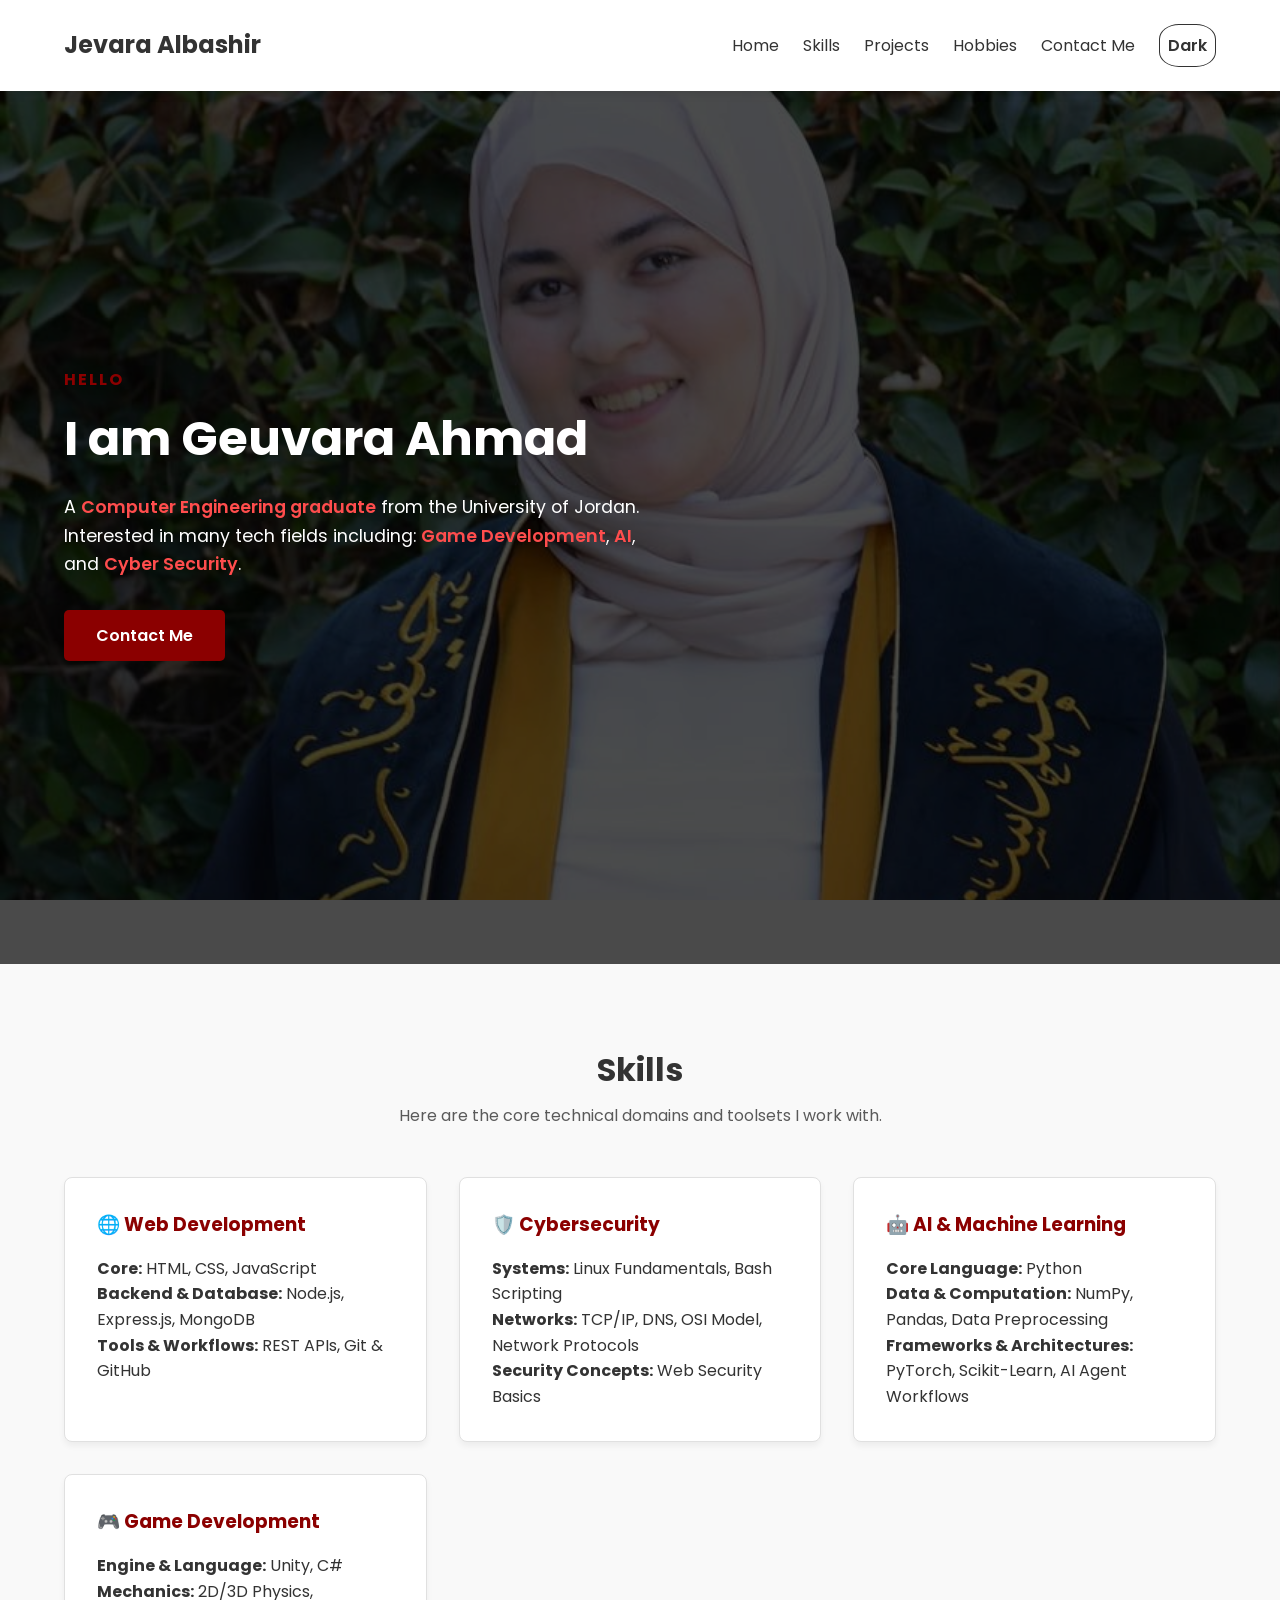
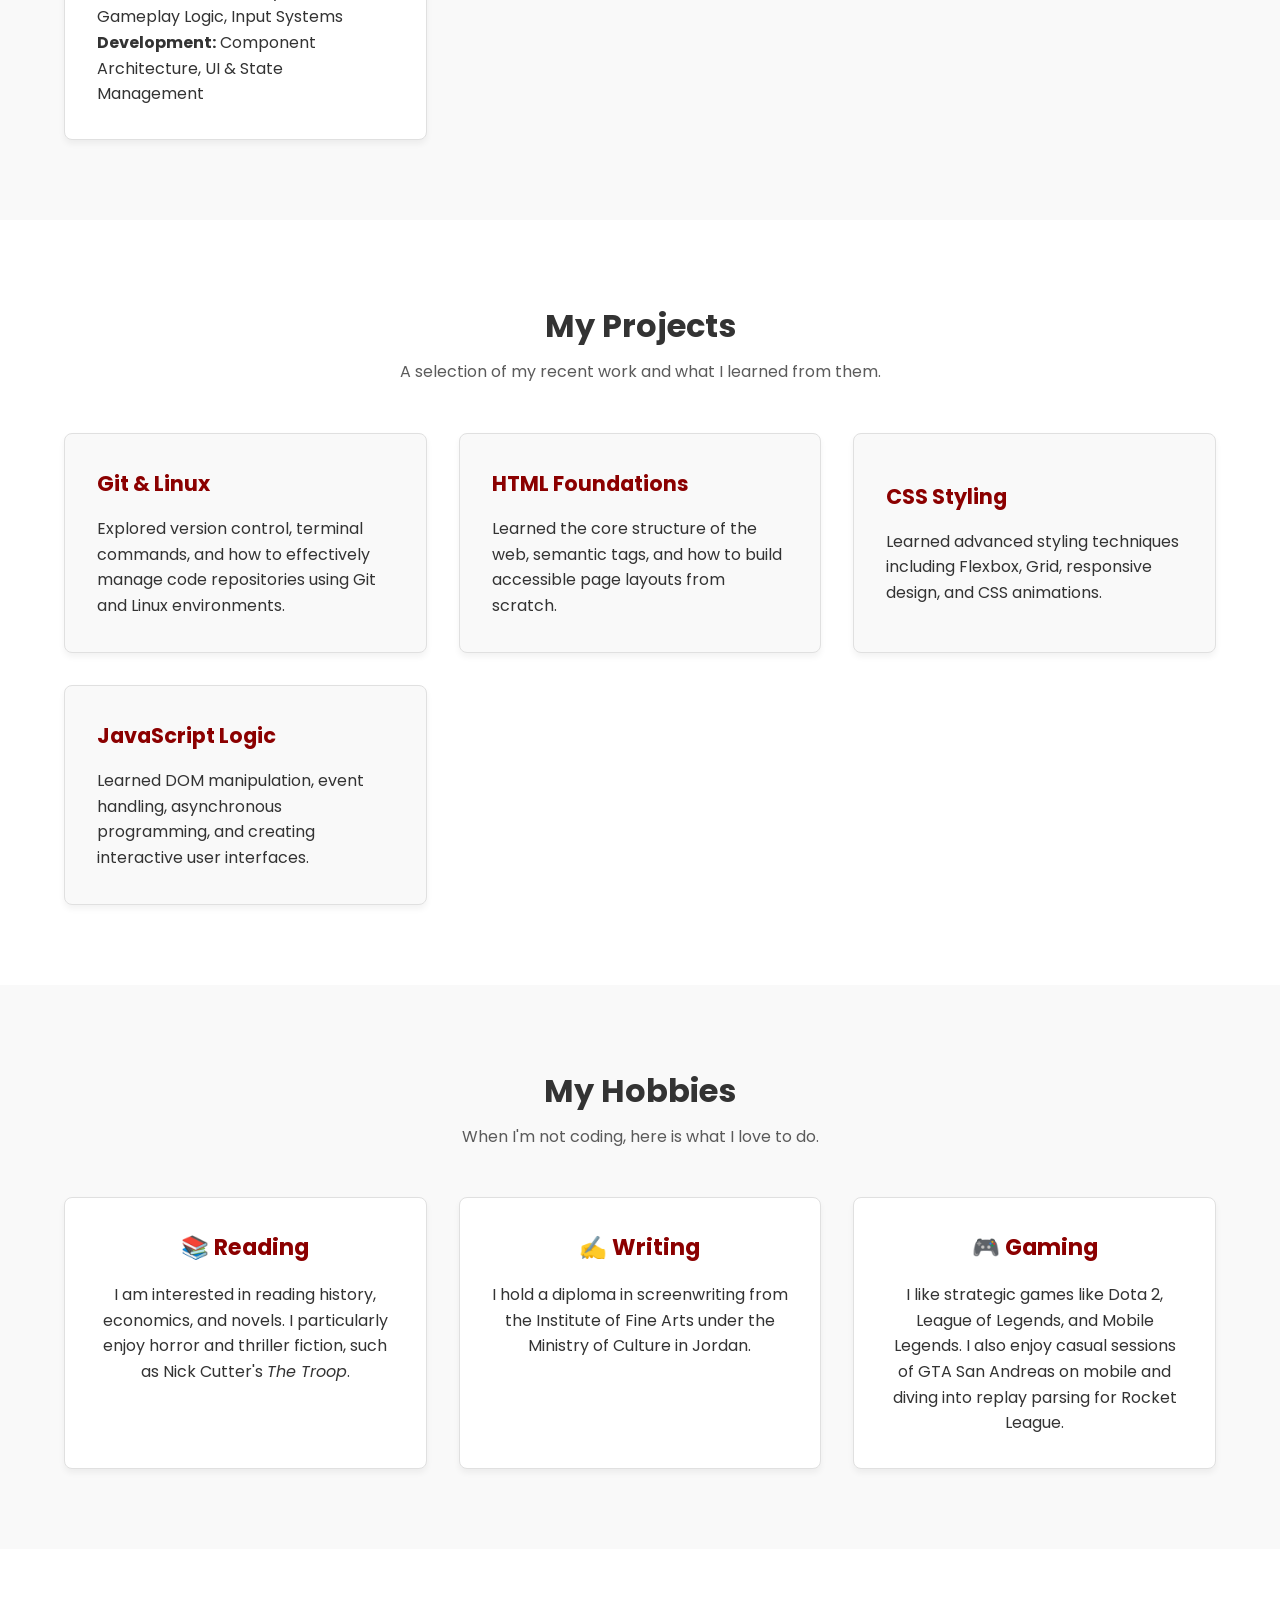
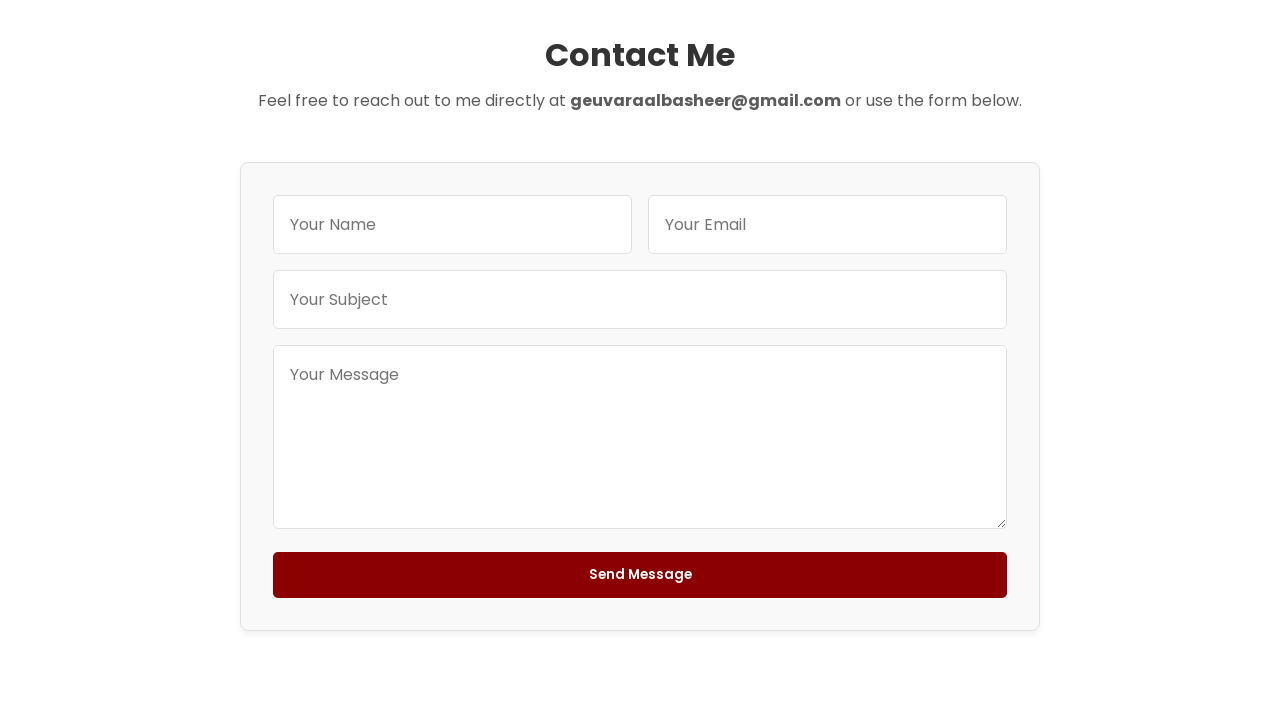
<file: index.html>
<!DOCTYPE html>
<html lang="en">
<head>
    <meta charset="UTF-8">
    <meta name="viewport" content="width=device-width, initial-scale=1.0">
    <link rel="stylesheet" href="style.css">
    <script src="script.js" defer></script>
    <link href="https://fonts.googleapis.com/css2?family=Poppins:wght@300;400;600;700&display=swap" rel="stylesheet">
    <title>G.B</title>
</head>
<body>
    
    <header class="header">
        <a href="#home" id="myname">Jevara Albashir</a>
        <nav class="navbar">
            <a href="#home">Home</a>
            <a href="#about">Skills</a>
            <a href="#projects">Projects</a>
            <a href="#hobbies">Hobbies</a>
            <a href="#contact">Contact Me</a>
            <button id="theme-toggle" class="theme-btn" aria-label="Toggle Dark Mode">🌙</button>
        </nav>
    </header>

   
    <section id="home" class="home">
        <div class="overlay"></div>
        <div class="homeContent">
            <h4>HELLO</h4>
            <h1>I am Geuvara Ahmad</h1>
            <p>A <span class="coloredtext">Computer Engineering graduate</span> from the University of Jordan.<br>Interested in many tech fields including: <span class="coloredtext">Game Development</span>, <span class="coloredtext">AI</span>, and <span class="coloredtext">Cyber Security</span>.</p>
            <div class="action-btns">
                <a href="#contact" class="btn primary">Contact Me</a>
               
            </div>
        </div>
    </section>

    
    <section id="about" class="skills">
        <h2>Skills</h2>
        <p class="section-desc">Here are the core technical domains and toolsets I work with.</p>
        <div class="skills-grid">
            
           
            <div class="skill-card">
                <h3>🌐 Web Development</h3>
                <p><strong>Core:</strong> HTML, CSS, JavaScript </p>
                <p><strong>Backend & Database:</strong> Node.js, Express.js, MongoDB</p>
                <p><strong>Tools & Workflows:</strong> REST APIs, Git & GitHub</p>
            </div>

          
            <div class="skill-card">
                <h3>🛡️ Cybersecurity</h3>
                <p><strong>Systems:</strong> Linux Fundamentals, Bash Scripting</p>
                <p><strong>Networks:</strong> TCP/IP, DNS, OSI Model, Network Protocols</p>
                <p><strong>Security Concepts:</strong> Web Security Basics </p>
            </div>

        
            <div class="skill-card">
                <h3>🤖 AI & Machine Learning</h3>
                <p><strong>Core Language:</strong> Python</p>
                <p><strong>Data & Computation:</strong> NumPy, Pandas, Data Preprocessing</p>
                <p><strong>Frameworks & Architectures:</strong> PyTorch, Scikit-Learn, AI Agent Workflows</p>
            </div>

          
            <div class="skill-card">
                <h3>🎮 Game Development</h3>
                <p><strong>Engine & Language:</strong> Unity, C#</p>
                <p><strong>Mechanics:</strong> 2D/3D Physics, Gameplay Logic, Input Systems</p>
                <p><strong>Development:</strong> Component Architecture, UI & State Management</p>
            </div>

        </div>
    </section>

    <section id="projects" class="projects">
        <h2>My Projects</h2>
        <p class="section-desc">A selection of my recent work and what I learned from them.</p>
        <div class="projects-grid">
            
           
            <div class="project-card">
                <div class="project-info">
                    <h4>Git & Linux</h4>
                    <p>Explored version control, terminal commands, and how to effectively manage code repositories using Git and Linux environments.</p>
                </div>
                <div class="card-hover-overlay">
                    <a href="https://github.com/geuvaraHub/discovery-web-piscine.git" target="_blank" class="project-link">🔗 View Project</a>
                </div>
            </div>

       
            <div class="project-card">
                <div class="project-info">
                    <h4>HTML Foundations</h4>
                    <p>Learned the core structure of the web, semantic tags, and how to build accessible page layouts from scratch.</p>
                </div>
                <div class="card-hover-overlay">
                    <a href="https://github.com/geuvaraHub/HTML.git" target="_blank" class="project-link">🔗 View Project</a>
                </div>
            </div>
          
       
            <div class="project-card">
                <div class="project-info">
                    <h4>CSS Styling</h4>
                    <p>Learned advanced styling techniques including Flexbox, Grid, responsive design, and CSS animations.</p>
                </div>
                <div class="card-hover-overlay">
                    <a href="https://github.com/geuvaraHub/CSS.git" target="_blank" class="project-link">🔗 View Project</a>
                </div>
            </div>
            
            <div class="project-card">
                <div class="project-info">
                    <h4>JavaScript Logic</h4>
                    <p>Learned DOM manipulation, event handling, asynchronous programming, and creating interactive user interfaces.</p>
                </div>
                <div class="card-hover-overlay">
                    <a href="https://github.com/geuvaraHub/JavaScript.git" target="_blank" class="project-link">🔗 View Project</a>
                </div>
            </div>

        </div>
    </section>

    
    <section id="hobbies" class="hobbies">
        <h2>My Hobbies</h2>
        <p class="section-desc">When I'm not coding, here is what I love to do.</p>
        <div class="hobbies-grid">
            <div class="hobby-card">
                <h3>📚 Reading</h3>
                <p>I am interested in reading history, economics, and novels. I particularly enjoy horror and thriller fiction, such as Nick Cutter's <em>The Troop</em>.</p>
            </div>
            <div class="hobby-card">
                <h3>✍️ Writing</h3>
                <p>I hold a diploma in screenwriting from the Institute of Fine Arts under the Ministry of Culture in Jordan.</p>
            </div>
            <div class="hobby-card">
                <h3>🎮 Gaming</h3>
                <p>I like strategic games like Dota 2, League of Legends, and Mobile Legends. I also enjoy casual sessions of GTA San Andreas on mobile and diving into replay parsing for Rocket League.</p>
            </div>
        </div>
    </section>

  
    <section id="contact" class="contact">
        <h2>Contact Me</h2>
        <p class="section-desc">Feel free to reach out to me directly at <strong>geuvaraalbasheer@gmail.com</strong> or use the form below.</p>
        <div class="contact-form-container">
            <form action="#" method="POST">
                <div class="input-group">
                    <input type="text" placeholder="Your Name" required>
                    <input type="email" placeholder="Your Email" required>
                </div>
                <input type="text" placeholder="Your Subject" required class="full-width">
                <textarea placeholder="Your Message" rows="6" required class="full-width"></textarea>
                <button type="submit" class="btn primary full-width">Send Message</button>
            </form>
        </div>
    </section>
</body>
</html>
</file>
<file: style.css>
/* --- Variables & Theming --- */
:root {
    --bg-color: #f9f9f9;
    --text-color: #333333;
    --header-bg: #ffffff;
    --primary-color: #8B0000; /* Dark Red */
    --primary-hover: #5c0000;
    --card-bg: #ffffff;
    --border-color: #e0e0e0;
}

[data-theme="dark"] {
    --bg-color: #121212;
    --text-color: #e0e0e0;
    --header-bg: #1e1e1e;
    --primary-color: #b30000; 
    --primary-hover: #ff1a1a;
    --card-bg: #1e1e1e;
    --border-color: #333333;
}

/* --- Global Styles --- */
* {
    margin: 0;
    padding: 0;
    box-sizing: border-box;
    font-family: 'Poppins', sans-serif;
    transition: background-color 0.3s, color 0.3s;
}

body {
    background-color: var(--bg-color);
    color: var(--text-color);
    line-height: 1.6;
}

a {
    text-decoration: none;
    color: inherit;
}

.coloredtext {
    color: var(--primary-color);
    font-weight: 600;
}

h2 {
    text-align: center;
    font-size: 2rem;
    margin-bottom: 0.5rem;
}

.section-desc {
    text-align: center;
    margin-bottom: 3rem;
    opacity: 0.8;
}

/* --- Header --- */
.header {
    display: flex;
    justify-content: space-between;
    align-items: center;
    padding: 1.5rem 5%;
    background-color: var(--header-bg);
    position: fixed;
    width: 100%;
    top: 0;
    z-index: 1000;
    box-shadow: 0 2px 10px rgba(0,0,0,0.1);
}

#myname {
    font-size: 1.5rem;
    font-weight: 700;
    color: var(--text-color);
}

.navbar {
    display: flex;
    align-items: center;
    gap: 1.5rem;
}

.navbar a:hover {
    color: var(--primary-color);
}

.theme-btn {
    background: none;
    border: 1px solid;
    padding:0.5rem;
    border-radius:35%;
    font-size: 1rem;
    font-weight:600;
    color:var(--text-color);
    cursor: pointer;
}

/* --- Home Section --- */
.home {
    min-height: 100vh;
    background-size: cover;
    background-position: center;
    background-image: url('assets/profile.jpeg');
    background-attachment: fixed;
    position: relative;
    display: flex;
    align-items: center;
    padding: 0 5%;
    margin-top: 4rem;
}

.overlay {
    position: absolute;
    top: 0; left: 0; width: 100%; height: 100%;
    background: rgba(0, 0, 0, 0.7); 
    z-index: 1;
}

.homeContent {
    position: relative;
    z-index: 2;
    color: #ffffff; 
    max-width: 600px;
}

.homeContent h4 {
    color: var(--primary-color);
    letter-spacing: 2px;
    margin-bottom: 0.5rem;
}

.homeContent h1 {
    font-size: 3rem;
    margin-bottom: 1rem;
}

.homeContent p {
    font-size: 1.1rem;
    margin-bottom: 2rem;
}

.homeContent .coloredtext {
    color: #ff4d4d;
}

.action-btns {
    display: flex;
    gap: 1rem;
}

.btn {
    padding: 0.8rem 2rem;
    border-radius: 5px;
    font-weight: 600;
    cursor: pointer;
    text-align: center;
}

.btn.primary {
    background-color: var(--primary-color);
    color: #fff;
    border: none;
}

.btn.primary:hover {
    background-color: var(--primary-hover);
}

.btn.secondary {
    background-color: transparent;
    color: #fff;
    border: 2px solid var(--primary-color);
}

.btn.secondary:hover {
    background-color: var(--primary-color);
}

/* --- Skills Section --- */
.skills {
    padding: 5rem 5%;
}

.skills-grid {
    display: grid;
    grid-template-columns: repeat(auto-fit, minmax(300px, 1fr));
    gap: 2rem;
}

.skill-card {
    background-color: var(--card-bg);
    padding: 2rem;
    border-radius: 8px;
    box-shadow: 0 4px 6px rgba(0,0,0,0.05);
    border: 1px solid var(--border-color);
}

.skill-card h3 {
    color: var(--primary-color);
    margin-bottom: 1rem;
}

.highlight-card {
    background-color: var(--primary-color);
    color: #fff;
}

.highlight-card h3 {
    color: #fff;
}

/* --- Projects Section --- */
.projects {
    padding: 5rem 5%;
    background-color: var(--card-bg);
}

.projects-grid {
    display: grid;
    grid-template-columns: repeat(auto-fit, minmax(280px, 1fr));
    gap: 2rem;
}

.project-card {
    background-color: var(--bg-color);
    border-radius: 8px;
    overflow: hidden;
    box-shadow: 0 4px 6px rgba(0,0,0,0.05);
    border: 1px solid var(--border-color);
    position: relative; /* Essential for the hover overlay to stay inside */
    padding: 2rem;
    min-height: 220px;
    display: flex;
    flex-direction: column;
    justify-content: center;
}

.project-info h4 {
    margin-bottom: 1rem;
    color: var(--primary-color);
    font-size: 1.3rem;
}

/* Card Hover Overlay (Triggers on entire card) */
.card-hover-overlay {
    position: absolute;
    top: 0; left: 0; width: 100%; height: 100%;
    background: rgba(139, 0, 0, 0.95); /* Opaque dark red to hide text underneath */
    display: flex;
    justify-content: center;
    align-items: center;
    opacity: 0;
    transition: opacity 0.3s ease;
}

.project-card:hover .card-hover-overlay {
    opacity: 1;
}

.project-link {
    background: #fff;
    color: var(--primary-color);
    padding: 0.8rem 2rem;
    border-radius: 30px;
    font-weight: 600;
    transform: translateY(20px);
    transition: transform 0.3s ease;
}

.project-card:hover .project-link {
    transform: translateY(0);
}

/* --- Hobbies Section --- */
.hobbies {
    padding: 5rem 5%;
    background-color: var(--bg-color);
}

.hobbies-grid {
    display: grid;
    grid-template-columns: repeat(auto-fit, minmax(250px, 1fr));
    gap: 2rem;
}

.hobby-card {
    background-color: var(--card-bg);
    padding: 2rem;
    border-radius: 8px;
    box-shadow: 0 4px 6px rgba(0,0,0,0.05);
    border: 1px solid var(--border-color);
    text-align: center;
}

.hobby-card h3 {
    color: var(--primary-color);
    margin-bottom: 1rem;
    font-size: 1.4rem;
}

/* --- Contact Section --- */
.contact {
    padding: 5rem 5%;
    background-color: var(--card-bg);
}

.contact-form-container {
    max-width: 800px;
    margin: 0 auto;
    background-color: var(--bg-color);
    padding: 2rem;
    border-radius: 8px;
    box-shadow: 0 4px 6px rgba(0,0,0,0.05);
    border: 1px solid var(--border-color);
}

form input, form textarea {
    background-color: var(--card-bg);
    color: var(--text-color);
    border: 1px solid var(--border-color);
    padding: 1rem;
    border-radius: 5px;
    font-size: 1rem;
    margin-bottom: 1rem;
}

form input:focus, form textarea:focus {
    outline: none;
    border-color: var(--primary-color);
}

.input-group {
    display: grid;
    grid-template-columns: 1fr 1fr;
    gap: 1rem;
}

.full-width {
    width: 100%;
}

/* Responsive */
@media (max-width: 768px) {
    .input-group {
        grid-template-columns: 1fr;
    }
    .navbar a {
        display: none; 
    }
    .homeContent h1 {
        font-size: 2.2rem;
    }
}
</file>
